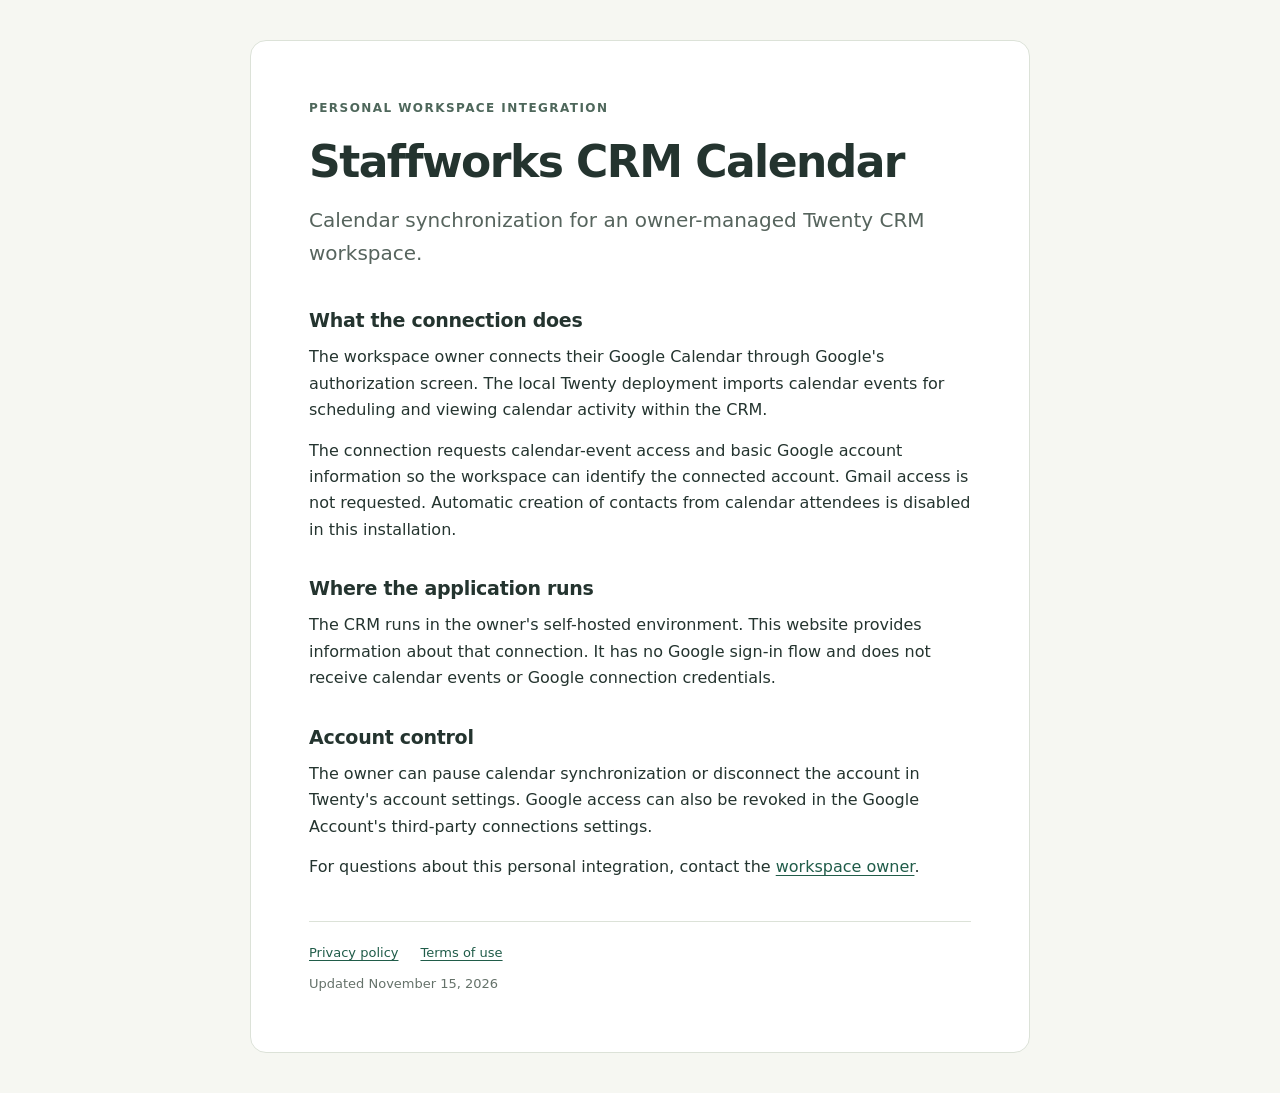
<file: index.html>
<!doctype html>
<html lang="en"><head><meta charset="utf-8"><meta name="viewport" content="width=device-width,initial-scale=1"><title>Staffworks CRM Calendar</title><meta name="description" content="Information about a personal Google Calendar connection to an owner-managed Twenty CRM workspace."><link rel="stylesheet" href="style.css"></head>
<body><main><p class="eyebrow">PERSONAL WORKSPACE INTEGRATION</p><h1>Staffworks CRM Calendar</h1><p class="lead">Calendar synchronization for an owner-managed Twenty CRM workspace.</p><section><h2>What the connection does</h2><p>The workspace owner connects their Google Calendar through Google's authorization screen. The local Twenty deployment imports calendar events for scheduling and viewing calendar activity within the CRM.</p><p>The connection requests calendar-event access and basic Google account information so the workspace can identify the connected account. Gmail access is not requested. Automatic creation of contacts from calendar attendees is disabled in this installation.</p></section><section><h2>Where the application runs</h2><p>The CRM runs in the owner's self-hosted environment. This website provides information about that connection. It has no Google sign-in flow and does not receive calendar events or Google connection credentials.</p></section><section><h2>Account control</h2><p>The owner can pause calendar synchronization or disconnect the account in Twenty's account settings. Google access can also be revoked in the Google Account's third-party connections settings.</p><p>For questions about this personal integration, contact the <a href="https://github.com/infuhh-star">workspace owner</a>.</p></section><footer><a href="privacy.html">Privacy policy</a><a href="terms.html">Terms of use</a><span>Updated November 15, 2026</span></footer></main></body></html>
</file>
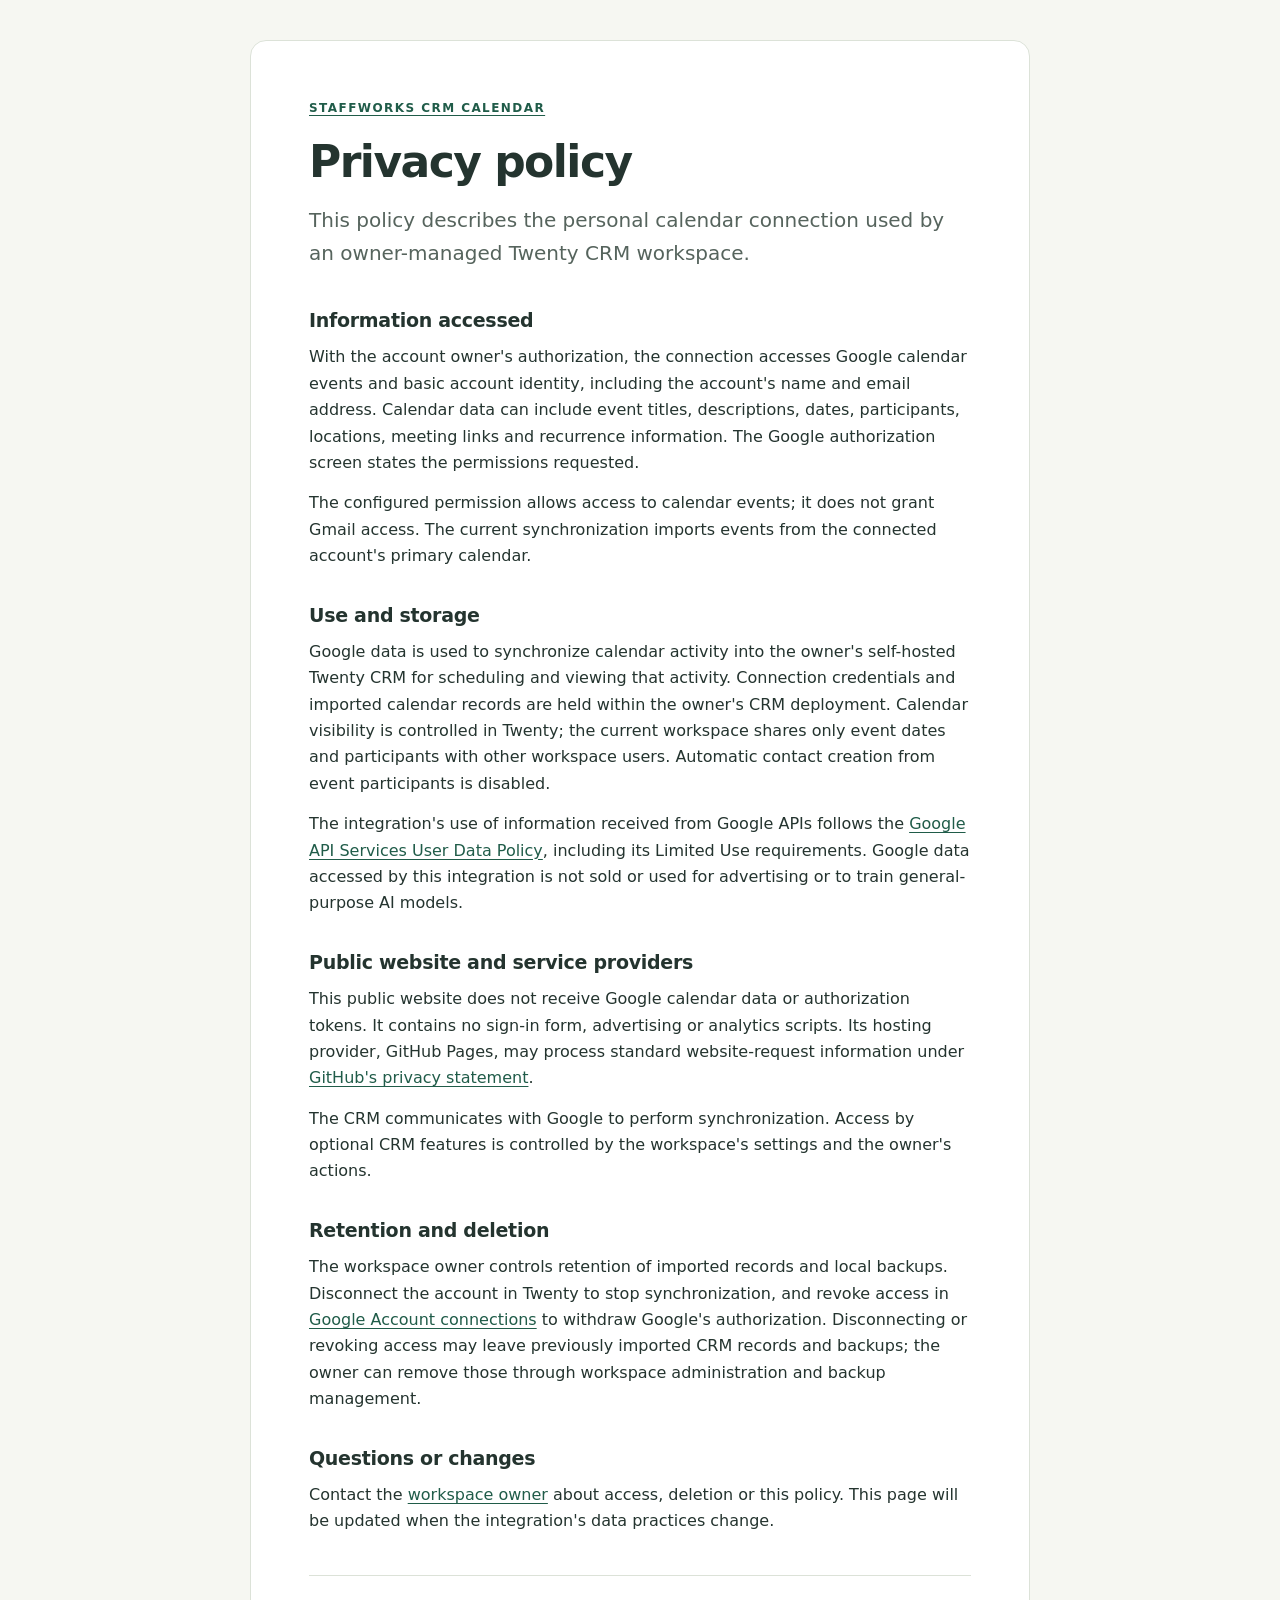
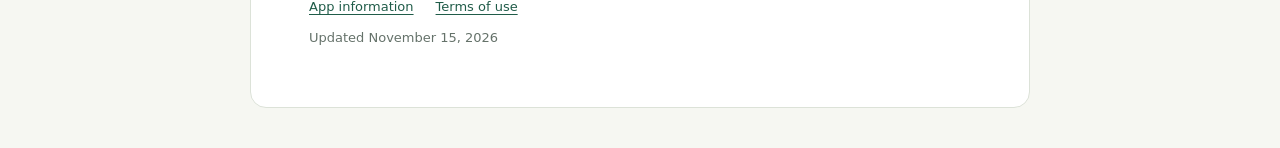
<file: privacy.html>
<!doctype html>
<html lang="en"><head><meta charset="utf-8"><meta name="viewport" content="width=device-width,initial-scale=1"><title>Privacy · Staffworks CRM Calendar</title><link rel="stylesheet" href="style.css"></head><body><main><p class="eyebrow"><a href="index.html">STAFFWORKS CRM CALENDAR</a></p><h1>Privacy policy</h1><p class="lead">This policy describes the personal calendar connection used by an owner-managed Twenty CRM workspace.</p><section><h2>Information accessed</h2><p>With the account owner's authorization, the connection accesses Google calendar events and basic account identity, including the account's name and email address. Calendar data can include event titles, descriptions, dates, participants, locations, meeting links and recurrence information. The Google authorization screen states the permissions requested.</p><p>The configured permission allows access to calendar events; it does not grant Gmail access. The current synchronization imports events from the connected account's primary calendar.</p></section><section><h2>Use and storage</h2><p>Google data is used to synchronize calendar activity into the owner's self-hosted Twenty CRM for scheduling and viewing that activity. Connection credentials and imported calendar records are held within the owner's CRM deployment. Calendar visibility is controlled in Twenty; the current workspace shares only event dates and participants with other workspace users. Automatic contact creation from event participants is disabled.</p><p>The integration's use of information received from Google APIs follows the <a href="https://developers.google.com/terms/api-services-user-data-policy">Google API Services User Data Policy</a>, including its Limited Use requirements. Google data accessed by this integration is not sold or used for advertising or to train general-purpose AI models.</p></section><section><h2>Public website and service providers</h2><p>This public website does not receive Google calendar data or authorization tokens. It contains no sign-in form, advertising or analytics scripts. Its hosting provider, GitHub Pages, may process standard website-request information under <a href="https://docs.github.com/en/site-policy/privacy-policies/github-general-privacy-statement">GitHub's privacy statement</a>.</p><p>The CRM communicates with Google to perform synchronization. Access by optional CRM features is controlled by the workspace's settings and the owner's actions.</p></section><section><h2>Retention and deletion</h2><p>The workspace owner controls retention of imported records and local backups. Disconnect the account in Twenty to stop synchronization, and revoke access in <a href="https://myaccount.google.com/connections">Google Account connections</a> to withdraw Google's authorization. Disconnecting or revoking access may leave previously imported CRM records and backups; the owner can remove those through workspace administration and backup management.</p></section><section><h2>Questions or changes</h2><p>Contact the <a href="https://github.com/infuhh-star">workspace owner</a> about access, deletion or this policy. This page will be updated when the integration's data practices change.</p></section><footer><a href="index.html">App information</a><a href="terms.html">Terms of use</a><span>Updated November 15, 2026</span></footer></main></body></html>
</file>
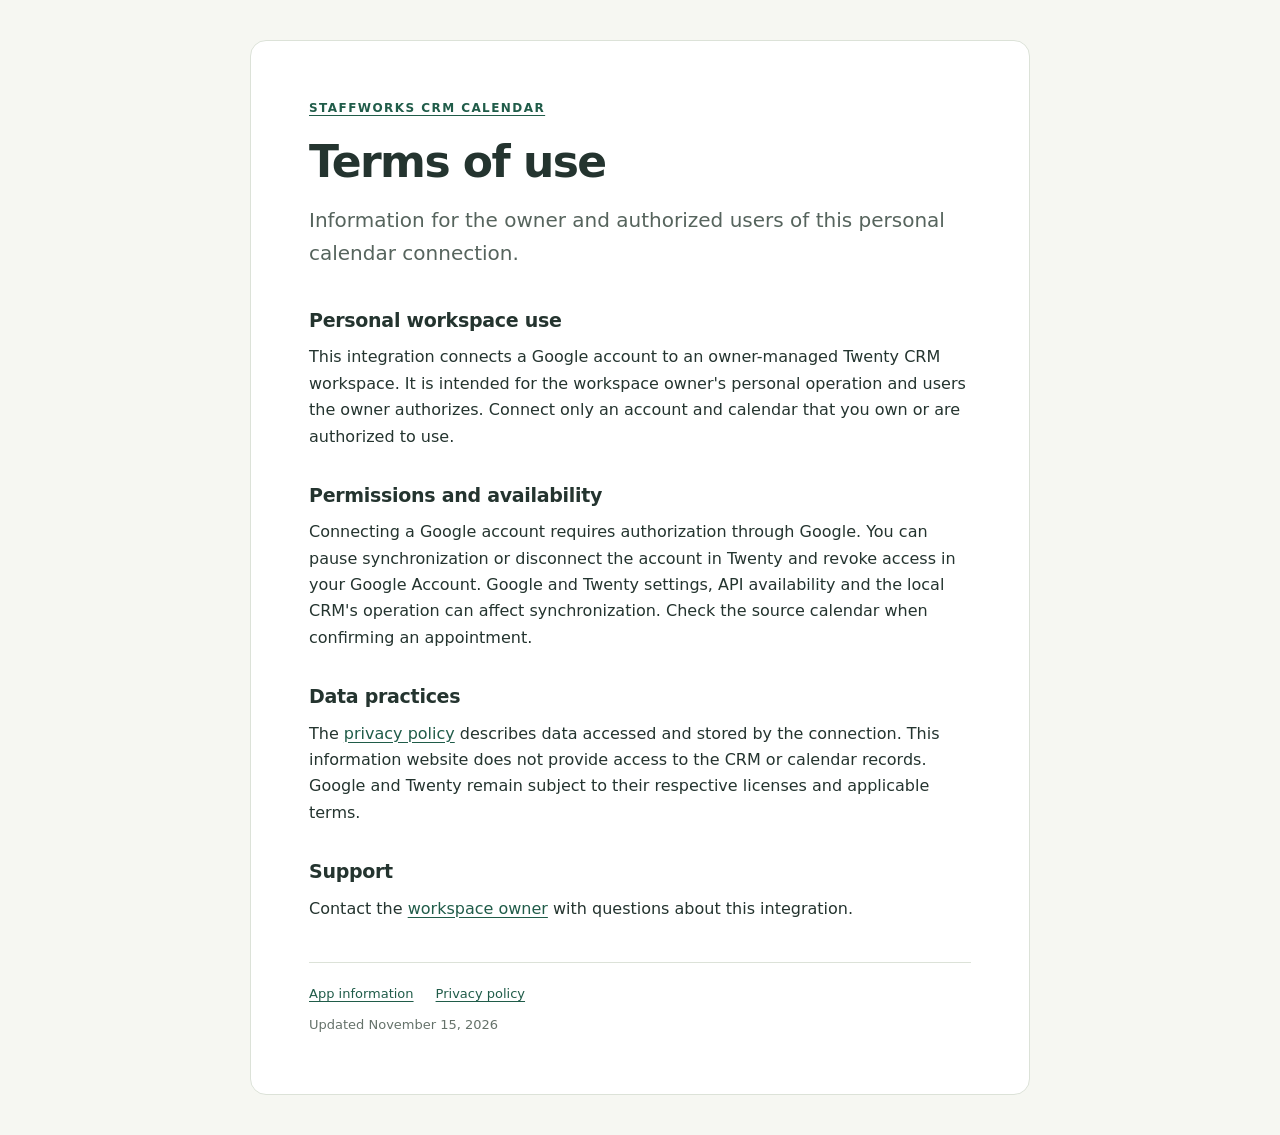
<file: terms.html>
<!doctype html>
<html lang="en"><head><meta charset="utf-8"><meta name="viewport" content="width=device-width,initial-scale=1"><title>Terms · Staffworks CRM Calendar</title><link rel="stylesheet" href="style.css"></head><body><main><p class="eyebrow"><a href="index.html">STAFFWORKS CRM CALENDAR</a></p><h1>Terms of use</h1><p class="lead">Information for the owner and authorized users of this personal calendar connection.</p><section><h2>Personal workspace use</h2><p>This integration connects a Google account to an owner-managed Twenty CRM workspace. It is intended for the workspace owner's personal operation and users the owner authorizes. Connect only an account and calendar that you own or are authorized to use.</p></section><section><h2>Permissions and availability</h2><p>Connecting a Google account requires authorization through Google. You can pause synchronization or disconnect the account in Twenty and revoke access in your Google Account. Google and Twenty settings, API availability and the local CRM's operation can affect synchronization. Check the source calendar when confirming an appointment.</p></section><section><h2>Data practices</h2><p>The <a href="privacy.html">privacy policy</a> describes data accessed and stored by the connection. This information website does not provide access to the CRM or calendar records. Google and Twenty remain subject to their respective licenses and applicable terms.</p></section><section><h2>Support</h2><p>Contact the <a href="https://github.com/infuhh-star">workspace owner</a> with questions about this integration.</p></section><footer><a href="index.html">App information</a><a href="privacy.html">Privacy policy</a><span>Updated November 15, 2026</span></footer></main></body></html>
</file>
<file: style.css>
:root{font-family:system-ui,-apple-system,BlinkMacSystemFont,"Segoe UI",sans-serif;color:#24342f;background:#f6f7f2;line-height:1.65}*{box-sizing:border-box}body{margin:0;padding:40px 22px}main{max-width:780px;margin:auto;background:#fff;border:1px solid #dce2d8;border-radius:16px;padding:clamp(25px,6vw,58px)}.eyebrow{font-size:12px;letter-spacing:.12em;font-weight:700;color:#4e675b;margin-top:0}h1{font-size:clamp(32px,6vw,44px);letter-spacing:-.035em;line-height:1.12;margin:18px 0}h2{font-size:19px;letter-spacing:-.015em;margin-bottom:8px}p{margin:0 0 14px}.lead{font-size:20px;color:#56645d;margin-bottom:35px}section{margin-top:30px}a{color:#205c49;text-underline-offset:3px}a:hover{color:#102f25}footer{border-top:1px solid #dce2d8;margin-top:40px;padding-top:20px;display:flex;flex-wrap:wrap;gap:10px 22px;font-size:13px;color:#65726a}footer span{flex-basis:100%}a:focus-visible{outline:3px solid #c2dfce;outline-offset:3px}@media(max-width:500px){body{padding:16px 12px}main{border-radius:10px}}
</file>
